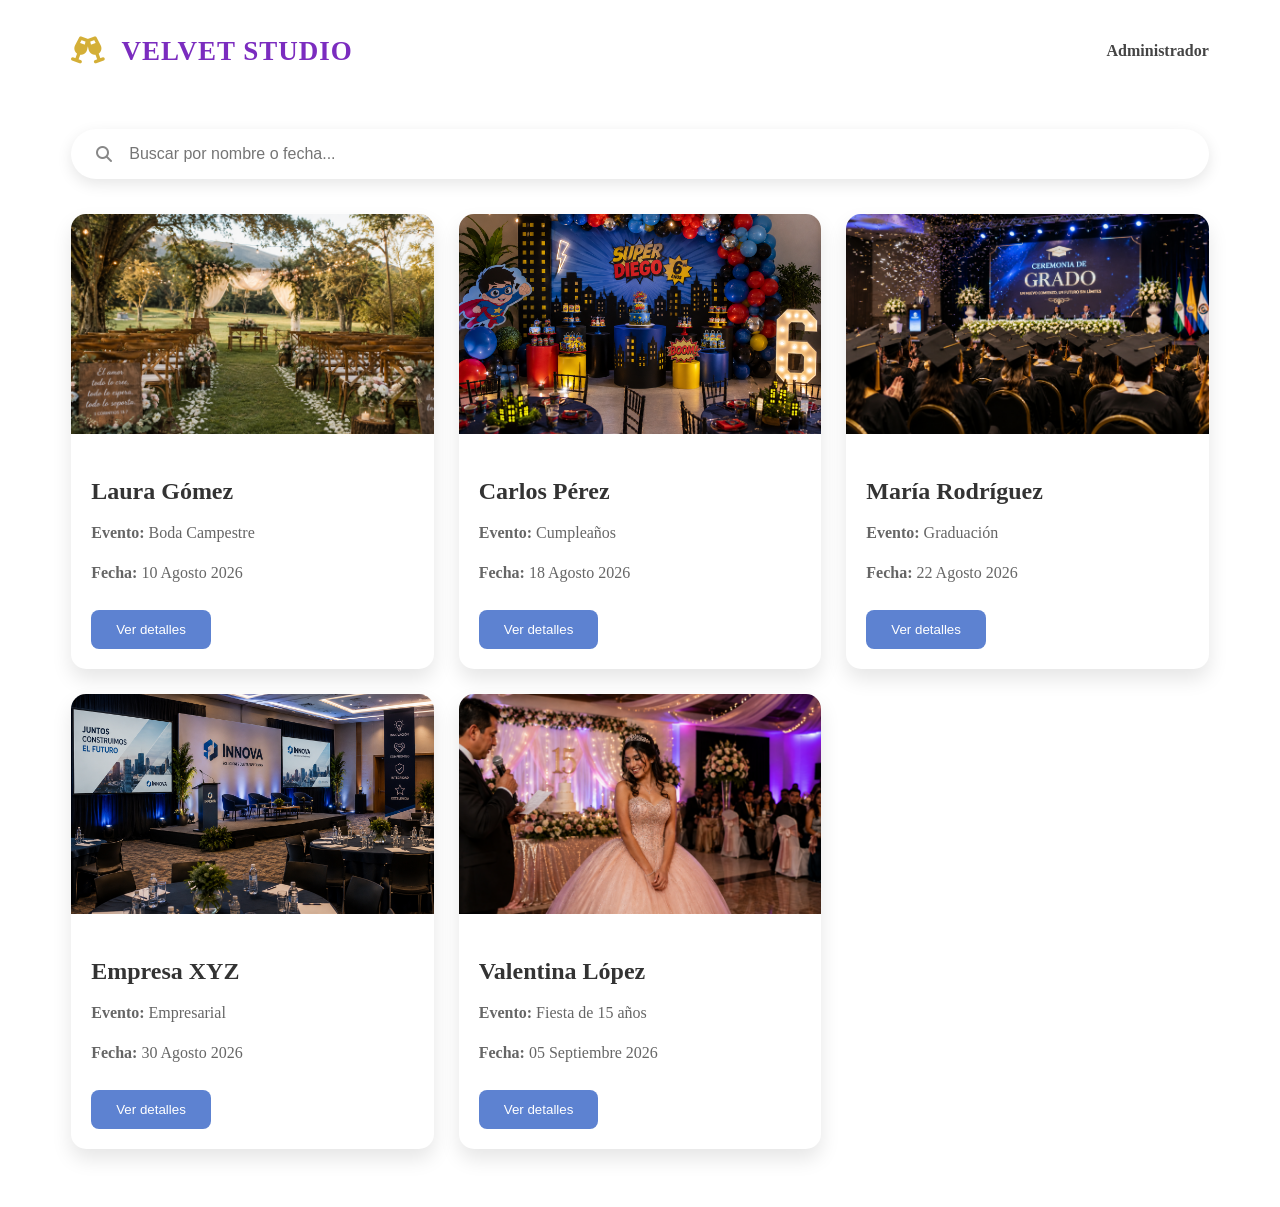
<file: clientes.html>
<!DOCTYPE html>
<html lang="es">

<head>

    <meta charset="UTF-8">

    <meta name="viewport" content="width=device-width, initial-scale=1.0">

    <title>Clientes | Velvet Studio</title>

    <link rel="stylesheet" href="clientes.css">

    <link rel="stylesheet" href="https://cdnjs.cloudflare.com/ajax/libs/font-awesome/6.7.2/css/all.min.css">

</head>

<body>

<nav>

<div class="logo">
<i class="fa-solid fa-champagne-glasses"></i>

VELVET STUDIO

</div>

<ul>


<li><a href="admin.html">Administrador</a></li>

</ul>

</nav>

</header>


<section class="busqueda">

    <div class="buscar">

        <i class="fa-solid fa-magnifying-glass"></i>

        <input type="text" id="buscar" placeholder="Buscar por nombre o fecha...">

    </div>

</section>

<section class="clientes">

    <div class="cliente">

        <img src="boda campestre.png" alt="Evento">

        <div class="info">

            <h2>Laura Gómez</h2>

            <p><strong>Evento:</strong> Boda Campestre</p>

            <p><strong>Fecha:</strong> 10 Agosto 2026</p>

            <button class="detalle">Ver detalles</button>

        </div>

    </div>

    <div class="cliente">

        <img src="cumpleaños niño.png" alt="Evento">

        <div class="info">

            <h2>Carlos Pérez</h2>

            <p><strong>Evento:</strong> Cumpleaños</p>

            <p><strong>Fecha:</strong> 18 Agosto 2026</p>

            <button class="detalle">Ver detalles</button>

        </div>

    </div>

    <div class="cliente">

        <img src="graduacion.png" alt="Evento">

        <div class="info">

            <h2>María Rodríguez</h2>

            <p><strong>Evento:</strong> Graduación</p>

            <p><strong>Fecha:</strong> 22 Agosto 2026</p>

            <button class="detalle">Ver detalles</button>

        </div>

    </div>

    <div class="cliente">

        <img src="empresarial.png" alt="Evento">

        <div class="info">

            <h2>Empresa XYZ</h2>

            <p><strong>Evento:</strong> Empresarial</p>

            <p><strong>Fecha:</strong> 30 Agosto 2026</p>

            <button class="detalle">Ver detalles</button>

        </div>

    </div>

    <div class="cliente">

        <img src="quince.png" alt="Evento">

        <div class="info">

            <h2>Valentina López</h2>

            <p><strong>Evento:</strong> Fiesta de 15 años</p>

            <p><strong>Fecha:</strong> 05 Septiembre 2026</p>

            <button class="detalle">Ver detalles</button>

        </div>

    </div>

</section>

<div class="modal">

    <div class="contenido-modal">

        <span class="cerrar">&times;</span>

        <img src="boda campestre.png" id="fotoCliente">

        <h2 id="nombreCliente">Laura Gómez</h2>

        <h3>Boda Campestre</h3>

        <p><strong>Fecha:</strong> 10 Agosto 2026</p>

        <p><strong>Lugar:</strong> Hacienda San José</p>

        <p><strong>Invitados:</strong> 180</p>

        <p><strong>Descripción:</strong></p>

        <p>

            Decoración elegante con flores naturales,
            pista LED, DJ, fotografía, video y catering.

        </p>

        <h3>Cotización</h3>

        <table>

            <tr>

                <th>Servicio</th>

                <th>Valor</th>

            </tr>

            <tr>

                <td>Decoración</td>

                <td>$2.500.000</td>

            </tr>

            <tr>

                <td>Fotografía</td>

                <td>$1.800.000</td>

            </tr>

            <tr>

                <td>DJ</td>

                <td>$900.000</td>

            </tr>

            <tr>

                <td>Catering</td>

                <td>$4.000.000</td>

            </tr>

            <tr>

                <th>Total</th>

                <th>$9.200.000</th>

            </tr>

        </table>

    </div>

</div>

<script src="clientes.js"></script>

</body>

</html>
</file>
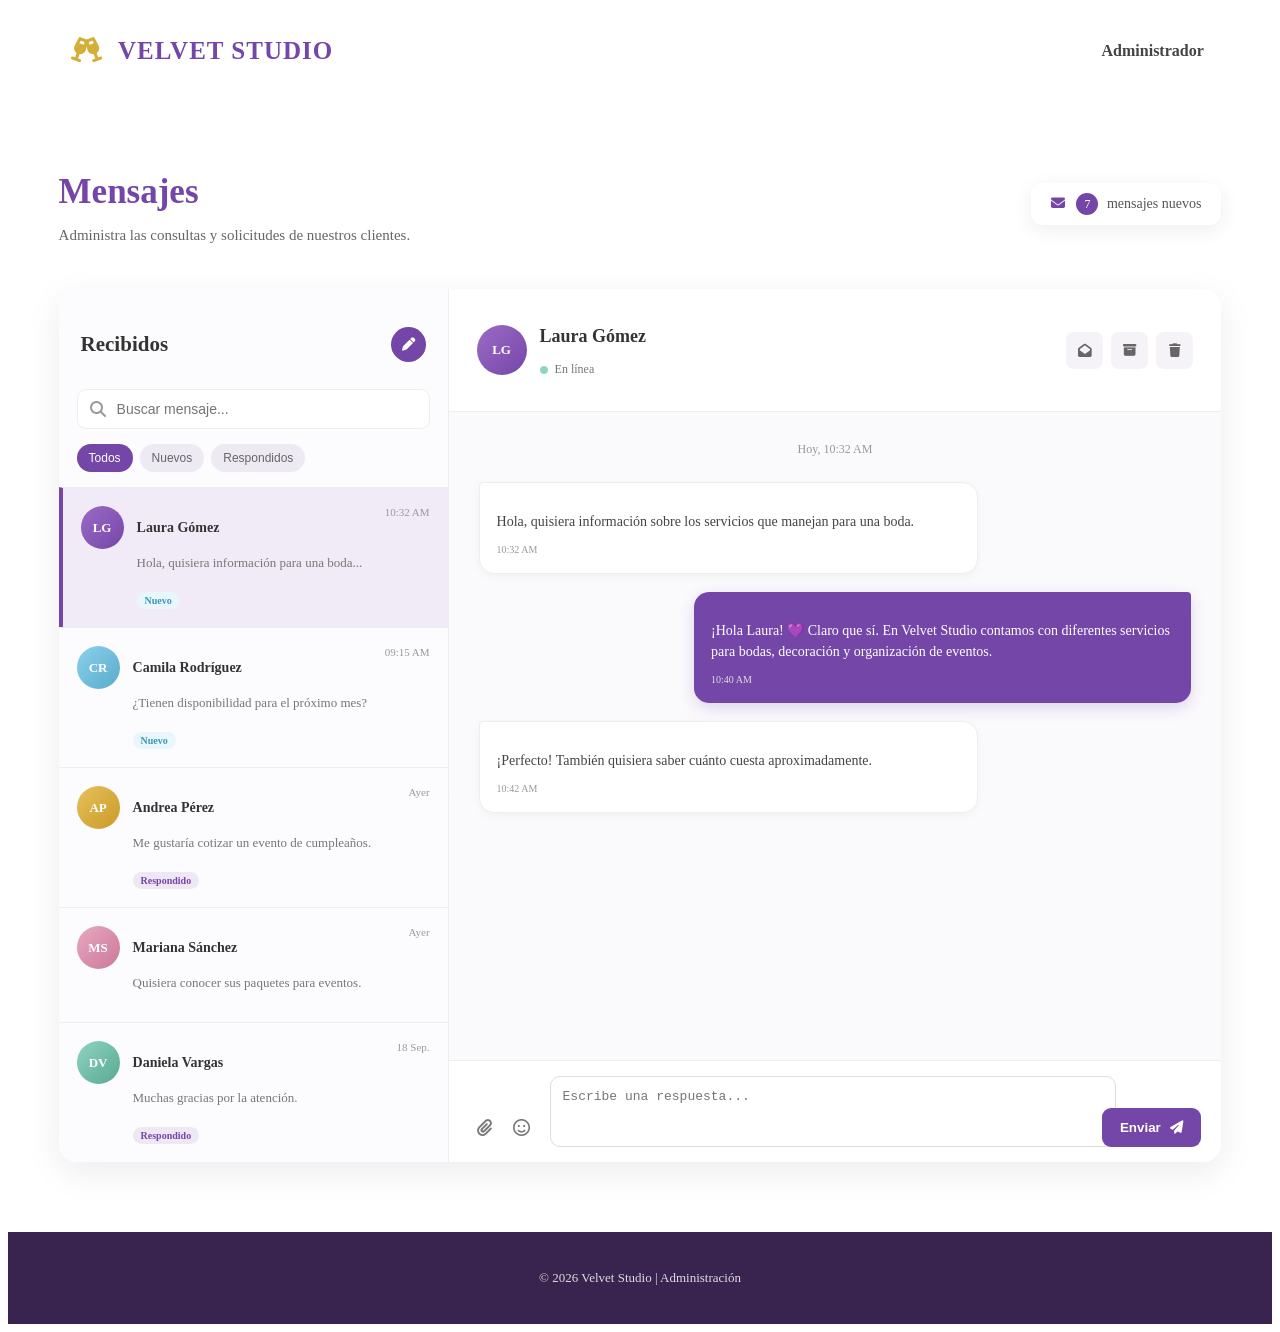
<file: mensajes.html>
<!DOCTYPE html>
<html lang="es">

<head>
    <meta charset="UTF-8">
    <meta name="viewport" content="width=device-width, initial-scale=1.0">

    <title>Mensajes | Velvet Studio</title>

    <link rel="stylesheet" href="mensajes.css">

    <!-- Iconos -->
    <link rel="stylesheet"
        href="https://cdnjs.cloudflare.com/ajax/libs/font-awesome/6.5.2/css/all.min.css">
</head>

<body>

    <!-- ================================
            FONDO DE PARTÍCULAS
    ================================= -->

    <div id="particulas"></div>


    <!-- ================================
            ENCABEZADO
    ================================= -->

    <nav>

<div class="logo">
<i class="fa-solid fa-champagne-glasses"></i>

VELVET STUDIO

</div>

<ul>


<li><a href="admin.html">Administrador</a></li>

</ul>

</nav>

</header>


    <!-- ================================
            CONTENIDO PRINCIPAL
    ================================= -->

    <main>

        <div class="titulo">

            <div>
                <h1>Mensajes</h1>

                <p>
                    Administra las consultas y solicitudes
                    de nuestros clientes.
                </p>
            </div>

            <div class="contador">
                <i class="fa-solid fa-envelope"></i>
                <span>7</span>
                mensajes nuevos
            </div>

        </div>


        <!-- ================================
                BANDEJA DE MENSAJES
        ================================= -->

        <section class="bandeja">

            <!-- LISTA DE MENSAJES -->

            <div class="lista-mensajes">

                <div class="lista-header">

                    <h2>Recibidos</h2>

                    <button title="Nuevo mensaje">
                        <i class="fa-solid fa-pen"></i>
                    </button>

                </div>


                <!-- BUSCADOR -->

                <div class="buscador">

                    <i class="fa-solid fa-magnifying-glass"></i>

                    <input
                        type="text"
                        placeholder="Buscar mensaje...">

                </div>


                <!-- FILTROS -->

                <div class="filtros">

                    <button class="filtro activo">
                        Todos
                    </button>

                    <button class="filtro">
                        Nuevos
                    </button>

                    <button class="filtro">
                        Respondidos
                    </button>

                </div>


                <!-- MENSAJE 1 -->

                <div class="mensaje seleccionado">

                    <div class="avatar morado">
                        LG
                    </div>

                    <div class="mensaje-info">

                        <div class="mensaje-arriba">

                            <h3>Laura Gómez</h3>

                            <span>10:32 AM</span>

                        </div>

                        <p>
                            Hola, quisiera información
                            para una boda...
                        </p>

                        <span class="etiqueta nuevo">
                            Nuevo
                        </span>

                    </div>

                </div>


                <!-- MENSAJE 2 -->

                <div class="mensaje">

                    <div class="avatar azul">
                        CR
                    </div>

                    <div class="mensaje-info">

                        <div class="mensaje-arriba">

                            <h3>Camila Rodríguez</h3>

                            <span>09:15 AM</span>

                        </div>

                        <p>
                            ¿Tienen disponibilidad para
                            el próximo mes?
                        </p>

                        <span class="etiqueta nuevo">
                            Nuevo
                        </span>

                    </div>

                </div>


                <!-- MENSAJE 3 -->

                <div class="mensaje">

                    <div class="avatar dorado">
                        AP
                    </div>

                    <div class="mensaje-info">

                        <div class="mensaje-arriba">

                            <h3>Andrea Pérez</h3>

                            <span>Ayer</span>

                        </div>

                        <p>
                            Me gustaría cotizar un
                            evento de cumpleaños.
                        </p>

                        <span class="etiqueta respondido">
                            Respondido
                        </span>

                    </div>

                </div>


                <!-- MENSAJE 4 -->

                <div class="mensaje">

                    <div class="avatar rosado">
                        MS
                    </div>

                    <div class="mensaje-info">

                        <div class="mensaje-arriba">

                            <h3>Mariana Sánchez</h3>

                            <span>Ayer</span>

                        </div>

                        <p>
                            Quisiera conocer sus paquetes
                            para eventos.
                        </p>

                    </div>

                </div>


                <!-- MENSAJE 5 -->

                <div class="mensaje">

                    <div class="avatar verde">
                        DV
                    </div>

                    <div class="mensaje-info">

                        <div class="mensaje-arriba">

                            <h3>Daniela Vargas</h3>

                            <span>18 Sep.</span>

                        </div>

                        <p>
                            Muchas gracias por la atención.
                        </p>

                        <span class="etiqueta respondido">
                            Respondido
                        </span>

                    </div>

                </div>

            </div>


            <!-- ================================
                    MENSAJE SELECCIONADO
            ================================= -->

            <div class="mensaje-abierto">

                <!-- CABECERA -->

                <div class="mensaje-cabecera">

                    <div class="cliente">

                        <div class="avatar grande morado">
                            LG
                        </div>

                        <div>
                            <h2>Laura Gómez</h2>

                            <p>
                                <i class="fa-solid fa-circle"></i>
                                En línea
                            </p>
                        </div>

                    </div>

                    <div class="acciones">

                        <button title="Marcar como leído">
                            <i class="fa-solid fa-envelope-open"></i>
                        </button>

                        <button title="Archivar">
                            <i class="fa-solid fa-box-archive"></i>
                        </button>

                        <button class="eliminar" title="Eliminar">
                            <i class="fa-solid fa-trash"></i>
                        </button>

                    </div>

                </div>


                <!-- CONVERSACIÓN -->

                <div class="conversacion">

                    <div class="fecha">
                        Hoy, 10:32 AM
                    </div>


                    <!-- MENSAJE CLIENTE -->

                    <div class="burbuja cliente-mensaje">

                        <p>
                            Hola, quisiera información sobre
                            los servicios que manejan para una
                            boda.
                        </p>

                        <span>
                            10:32 AM
                        </span>

                    </div>


                    <!-- RESPUESTA -->

                    <div class="burbuja respuesta">

                        <p>
                            ¡Hola Laura! 💜 Claro que sí.
                            En Velvet Studio contamos con
                            diferentes servicios para bodas,
                            decoración y organización de eventos.
                        </p>

                        <span>
                            10:40 AM
                        </span>

                    </div>


                    <!-- SEGUNDO MENSAJE -->

                    <div class="burbuja cliente-mensaje">

                        <p>
                            ¡Perfecto! También quisiera saber
                            cuánto cuesta aproximadamente.
                        </p>

                        <span>
                            10:42 AM
                        </span>

                    </div>

                </div>


                <!-- ================================
                        ESCRIBIR RESPUESTA
                ================================= -->

                <div class="respuesta-area">

                    <div class="herramientas">

                        <button title="Adjuntar archivo">
                            <i class="fa-solid fa-paperclip"></i>
                        </button>

                        <button title="Emoji">
                            <i class="fa-regular fa-face-smile"></i>
                        </button>

                    </div>

                    <textarea
                        placeholder="Escribe una respuesta..."></textarea>

                    <button class="btn-enviar">
                        Enviar
                        <i class="fa-solid fa-paper-plane"></i>
                    </button>

                </div>

            </div>

        </section>

    </main>


    <!-- ================================
            FOOTER
    ================================= -->

    <footer>

        <p>
            © 2026 Velvet Studio | Administración
        </p>

    </footer>


    <!-- ================================
            JAVASCRIPT PARTÍCULAS
    ================================= -->

    <script>

        const contenedorParticulas =
            document.getElementById("particulas");

        for (let i = 0; i < 30; i++) {

            const particula =
                document.createElement("div");

            particula.classList.add("particula");

            if (i % 2 === 0) {
                particula.classList.add("morada");
            } else {
                particula.classList.add("azul");
            }

            particula.style.left =
                Math.random() * 100 + "%";

            const tamaño =
                Math.random() * 5 + 2;

            particula.style.width =
                tamaño + "px";

            particula.style.height =
                tamaño + "px";

            particula.style.animationDuration =
                (Math.random() * 15 + 12) + "s";

            particula.style.animationDelay =
                (Math.random() * 15) + "s";

            contenedorParticulas.appendChild(particula);
        }

    </script>

</body>

</html>
</file>
<file: clientes.css>
/* =============================
            MENÚ
============================= */

header{
    width:100%;
    background:rgb(219, 166, 243);
    position:sticky;
    top:0;
    z-index:1000;
    box-shadow:0 3px 15px rgba(90,50,120,.12);
    border-bottom:3px solid #7b2cbf;
}

nav{
    width:90%;
    max-width:1400px;
    margin:auto;
    display:flex;
    justify-content:space-between;
    align-items:center;
    padding:18px 0;
}

.logo{
    color:#7b2cbf;
    font-size:27px;
    font-weight:bold;
    letter-spacing:1px;
}

.logo i{
    color:#d4af37;
    margin-right:8px;
}

nav ul{
    display:flex;
    list-style:none;
    align-items:center;
}

nav ul li{
    margin-left:23px;
}

nav ul li a{
    color:#444;
    text-decoration:none;
    font-size:16px;
    font-weight:bold;
    transition:.3s;
    position:relative;
}

nav ul li a::after{
    content:"";
    position:absolute;
    left:0;
    bottom:-7px;
    width:0;
    height:3px;
    background:#d4af37;
    border-radius:10px;
    transition:.3s;
}

nav ul li a:hover{
    color:#7b2cbf;
}

nav ul li a:hover::after{
    width:100%;
}

/*=========================
        BUSCADOR
=========================*/

.busqueda{
    width:90%;
    margin:35px auto;
}

.buscar{
    background:white;
    display:flex;
    align-items:center;
    border-radius:40px;
    padding:15px 25px;
    box-shadow:0 5px 15px rgba(0,0,0,.1);
}

.buscar i{
    color:#888;
    margin-right:15px;
}

.buscar input{
    border:none;
    outline:none;
    width:100%;
    font-size:16px;
}

/*=========================
      TARJETAS CLIENTES
=========================*/

.clientes{
    width:90%;
    margin:auto;
    display:grid;
    grid-template-columns:repeat(auto-fit,minmax(340px,1fr));
    gap:25px;
    padding-bottom:50px;
}

.cliente{
    background:white;
    border-radius:15px;
    overflow:hidden;
    box-shadow:0 10px 20px rgba(0,0,0,.1);
    transition:.3s;
}

.cliente:hover{
    transform:translateY(-8px);
}

.cliente img{
    width:100%;
    height:220px;
    object-fit:cover;
}

.info{
    padding:20px;
}

.info h2{
    color:#333;
    margin-bottom:15px;
}

.info p{
    color:#666;
    margin-bottom:10px;
    line-height:24px;
}

.detalle{
    margin-top:15px;
    background:#5d82d1;
    color:white;
    border:none;
    padding:12px 25px;
    border-radius:8px;
    cursor:pointer;
    transition:.3s;
}

.detalle:hover{
    background:#456bb8;
}

/*=========================
          MODAL
=========================*/

.modal{
    position:fixed;
    left:0;
    top:0;
    width:100%;
    height:100%;
    background:rgba(0,0,0,.6);
    display:none;
    justify-content:center;
    align-items:center;
    z-index:999;
}

.contenido-modal{
    background:white;
    width:90%;
    max-width:750px;
    padding:30px;
    border-radius:15px;
    position:relative;
    max-height:90vh;
    overflow-y:auto;
}

.cerrar{
    position:absolute;
    right:20px;
    top:15px;
    font-size:35px;
    cursor:pointer;
}

.contenido-modal img{
    width:100%;
    height:320px;
    object-fit:cover;
    border-radius:10px;
    margin-bottom:20px;
}

.contenido-modal h2{
    color:#333;
    margin-bottom:10px;
}

.contenido-modal h3{
    margin:20px 0 10px;
    color:#5d82d1;
}

.contenido-modal p{
    color:#666;
    line-height:28px;
}

/*=========================
          TABLA
=========================*/

table{
    width:100%;
    border-collapse:collapse;
    margin-top:20px;
}

table th{
    background:#5d82d1;
    color:white;
    padding:15px;
}

table td{
    padding:15px;
    border-bottom:1px solid #ddd;
    text-align:center;
}

table tr:nth-child(even){
    background:#f5f5f5;
}

/*=========================
        RESPONSIVE
=========================*/

@media(max-width:768px){

header{
    flex-direction:column;
    gap:15px;
    text-align:center;
}

.clientes{
    grid-template-columns:1fr;
}

.contenido-modal{
    width:95%;
}

.contenido-modal img{
    height:220px;
}

header h1{
    font-size:26px;
}

}
</file>
<file: mensajes.css>
/* =============================
            MENÚ
============================= */

header{
    width:100%;
    background:rgb(219, 166, 243);
    position:sticky;
    top:0;
    z-index:1000;
    box-shadow:0 3px 15px rgba(90,50,120,.12);
    border-bottom:3px solid #7b2cbf;
}

nav{
    width:90%;
    max-width:1400px;
    margin:auto;
    display:flex;
    justify-content:space-between;
    align-items:center;
    padding:18px 0;
}

.logo{
    color:#7b2cbf;
    font-size:27px;
    font-weight:bold;
    letter-spacing:1px;
}

.logo i{
    color:#d4af37;
    margin-right:8px;
}

nav ul{
    display:flex;
    list-style:none;
    align-items:center;
}

nav ul li{
    margin-left:23px;
}

nav ul li a{
    color:#444;
    text-decoration:none;
    font-size:16px;
    font-weight:bold;
    transition:.3s;
    position:relative;
}

nav ul li a::after{
    content:"";
    position:absolute;
    left:0;
    bottom:-7px;
    width:0;
    height:3px;
    background:#d4af37;
    border-radius:10px;
    transition:.3s;
}

nav ul li a:hover{
    color:#7b2cbf;
}

nav ul li a:hover::after{
    width:100%;
}


/* ========================================
        PARTÍCULAS
======================================== */

#particulas {
    position: fixed;

    top: 0;
    left: 0;

    width: 100vw;
    height: 100vh;

    pointer-events: none;

    overflow: hidden;

    z-index: 0;
}

.particula {
    position: absolute;

    border-radius: 50%;

    opacity: 0;

    animation: flotar 14s linear infinite;
}

.particula.morada {
    background: rgba(174, 130, 230, 0.45);

    box-shadow:
        0 0 8px rgba(174, 130, 230, 0.35);
}

.particula.azul {
    background: rgba(135, 205, 235, 0.45);

    box-shadow:
        0 0 8px rgba(135, 205, 235, 0.35);
}

@keyframes flotar {

    0% {
        transform:
            translateY(110vh)
            translateX(0);

        opacity: 0;
    }

    15% {
        opacity: 0.7;
    }

    50% {
        transform:
            translateY(50vh)
            translateX(35px);

        opacity: 0.5;
    }

    85% {
        opacity: 0.7;
    }

    100% {
        transform:
            translateY(-10vh)
            translateX(-30px);

        opacity: 0;
    }
}


/* ========================================
        HEADER
======================================== */

header {
    position: sticky;

    top: 0;

    z-index: 100;

    width: 100%;

    background: rgba(255, 255, 255, 0.96);

    border-bottom: 2px solid #8e63c7;

    box-shadow:
        0 3px 15px rgba(0, 0, 0, 0.08);

    padding: 18px 6%;

    display: flex;

    align-items: center;

    justify-content: space-between;
}


/* ========================================
        LOGO
======================================== */

.logo {
    font-size: 25px;

    font-weight: bold;

    color: #7446a8;
}

.logo span {
    color: #d4a63a;
}


/* ========================================
        NAVEGACIÓN
======================================== */

nav {
    display: flex;

    gap: 25px;
}

nav a {
    text-decoration: none;

    color: #444;

    font-size: 15px;

    font-weight: bold;

    padding: 8px 5px;

    transition: 0.3s;

    position: relative;
}

nav a i {
    margin-right: 5px;

    color: #7446a8;
}

nav a:hover,
nav a.activo {
    color: #7446a8;
}

nav a.activo::after {
    content: "";

    position: absolute;

    bottom: -5px;

    left: 0;

    width: 100%;

    height: 2px;

    background: #d4a63a;
}


/* ========================================
        CONTENIDO
======================================== */

main {
    width: 92%;

    max-width: 1350px;

    margin: auto;

    padding: 55px 0 70px;

    position: relative;

    z-index: 1;
}


/* ========================================
        TÍTULO
======================================== */

.titulo {
    display: flex;

    justify-content: space-between;

    align-items: center;

    margin-bottom: 30px;
}

.titulo h1 {
    font-size: 35px;

    color: #7446a8;

    margin-bottom: 8px;
}

.titulo p {
    color: #666;

    font-size: 15px;
}

.contador {
    background: white;

    padding: 13px 20px;

    border-radius: 12px;

    box-shadow:
        0 5px 20px rgba(0, 0, 0, 0.07);

    color: #555;

    font-size: 14px;
}

.contador i {
    color: #7446a8;

    margin-right: 8px;
}

.contador span {
    background: #7446a8;

    color: white;

    border-radius: 50%;

    padding: 4px 8px;

    margin-right: 5px;

    font-size: 12px;
}


/* ========================================
        BANDEJA
======================================== */

.bandeja {
    display: grid;

    grid-template-columns: 390px 1fr;

    min-height: 650px;

    background: white;

    border-radius: 18px;

    overflow: hidden;

    box-shadow:
        0 10px 35px rgba(0, 0, 0, 0.08);
}


/* ========================================
        LISTA
======================================== */

.lista-mensajes {
    border-right: 1px solid #eee;

    background: #fcfcfe;

    overflow-y: auto;
}

.lista-header {
    display: flex;

    justify-content: space-between;

    align-items: center;

    padding: 25px 22px 15px;
}

.lista-header h2 {
    color: #333;

    font-size: 21px;
}

.lista-header button {
    border: none;

    background: #7446a8;

    color: white;

    width: 35px;

    height: 35px;

    border-radius: 50%;

    cursor: pointer;

    transition: 0.3s;
}

.lista-header button:hover {
    background: #5c3788;

    transform: scale(1.08);
}


/* ========================================
        BUSCADOR
======================================== */

.buscador {
    margin: 0 18px 15px;

    background: white;

    border: 1px solid #eee;

    border-radius: 9px;

    padding: 10px 12px;

    display: flex;

    align-items: center;

    gap: 9px;
}

.buscador i {
    color: #999;
}

.buscador input {
    border: none;

    outline: none;

    width: 100%;

    color: #333;

    background: transparent;

    font-size: 14px;
}


/* ========================================
        FILTROS
======================================== */

.filtros {
    display: flex;

    gap: 7px;

    padding: 0 18px 15px;
}

.filtro {
    border: none;

    background: #eeeaf4;

    color: #666;

    padding: 7px 12px;

    border-radius: 20px;

    cursor: pointer;

    font-size: 12px;

    transition: 0.3s;
}

.filtro:hover,
.filtro.activo {
    background: #7446a8;

    color: white;
}


/* ========================================
        MENSAJES
======================================== */

.mensaje {
    display: flex;

    gap: 13px;

    padding: 18px;

    border-top: 1px solid #eee;

    cursor: pointer;

    transition: 0.3s;
}

.mensaje:hover {
    background: #f4f0f9;
}

.mensaje.seleccionado {
    background: #f1ebf8;

    border-left: 4px solid #7446a8;
}


/* ========================================
        AVATAR
======================================== */

.avatar {
    width: 43px;

    height: 43px;

    min-width: 43px;

    border-radius: 50%;

    display: flex;

    align-items: center;

    justify-content: center;

    font-size: 13px;

    font-weight: bold;

    color: white;
}

.avatar.grande {
    width: 50px;

    height: 50px;

    min-width: 50px;
}

.avatar.morado {
    background: linear-gradient(
        135deg,
        #9c6bc5,
        #7446a8
    );
}

.avatar.azul {
    background: linear-gradient(
        135deg,
        #8bd2ed,
        #58aaca
    );
}

.avatar.dorado {
    background: linear-gradient(
        135deg,
        #e6c15c,
        #c99a27
    );
}

.avatar.rosado {
    background: linear-gradient(
        135deg,
        #e9a8c0,
        #c97999
    );
}

.avatar.verde {
    background: linear-gradient(
        135deg,
        #8fd3c1,
        #58a892
    );
}


/* ========================================
        INFORMACIÓN MENSAJE
======================================== */

.mensaje-info {
    width: 100%;

    min-width: 0;
}

.mensaje-arriba {
    display: flex;

    justify-content: space-between;

    gap: 10px;
}

.mensaje-arriba h3 {
    font-size: 14px;

    color: #333;
}

.mensaje-arriba span {
    font-size: 11px;

    color: #999;

    white-space: nowrap;
}

.mensaje-info p {
    color: #777;

    font-size: 13px;

    margin-top: 5px;

    white-space: nowrap;

    overflow: hidden;

    text-overflow: ellipsis;
}


/* ========================================
        ETIQUETAS
======================================== */

.etiqueta {
    display: inline-block;

    margin-top: 8px;

    padding: 3px 8px;

    border-radius: 10px;

    font-size: 10px;

    font-weight: bold;
}

.etiqueta.nuevo {
    background: #e9f7fc;

    color: #3996b7;
}

.etiqueta.respondido {
    background: #eee8f5;

    color: #7446a8;
}


/* ========================================
        MENSAJE ABIERTO
======================================== */

.mensaje-abierto {
    display: flex;

    flex-direction: column;

    background: white;

    min-width: 0;
}


/* ========================================
        CABECERA MENSAJE
======================================== */

.mensaje-cabecera {
    padding: 22px 28px;

    border-bottom: 1px solid #eee;

    display: flex;

    justify-content: space-between;

    align-items: center;
}

.cliente {
    display: flex;

    align-items: center;

    gap: 13px;
}

.cliente h2 {
    font-size: 18px;

    color: #333;
}

.cliente p {
    color: #777;

    font-size: 12px;

    margin-top: 4px;
}

.cliente p i {
    color: #8fd3c1;

    font-size: 8px;

    margin-right: 4px;
}

.acciones {
    display: flex;

    gap: 8px;
}

.acciones button {
    border: none;

    background: #f5f3f8;

    color: #666;

    width: 37px;

    height: 37px;

    border-radius: 8px;

    cursor: pointer;

    transition: 0.3s;
}

.acciones button:hover {
    background: #7446a8;

    color: white;
}

.acciones button.eliminar:hover {
    background: #d95d68;
}


/* ========================================
        CONVERSACIÓN
======================================== */

.conversacion {
    flex: 1;

    padding: 30px;

    overflow-y: auto;

    background:
        linear-gradient(
            rgba(250, 249, 252, 0.92),
            rgba(250, 249, 252, 0.92)
        );
}

.fecha {
    text-align: center;

    color: #999;

    font-size: 12px;

    margin-bottom: 25px;
}


/* ========================================
        BURBUJAS
======================================== */

.burbuja {
    max-width: 65%;

    padding: 14px 17px;

    border-radius: 15px;

    margin-bottom: 18px;

    font-size: 14px;

    line-height: 1.5;

    position: relative;
}

.burbuja p {
    margin-bottom: 6px;
}

.burbuja span {
    font-size: 10px;

    color: #999;
}


/* Cliente */

.cliente-mensaje {
    background: white;

    border: 1px solid #eee;

    border-top-left-radius: 4px;

    color: #444;

    box-shadow:
        0 3px 10px rgba(0, 0, 0, 0.04);
}


/* Respuesta */

.respuesta {
    margin-left: auto;

    background: #7446a8;

    color: white;

    border-top-right-radius: 4px;

    box-shadow:
        0 5px 15px rgba(116, 70, 168, 0.2);
}

.respuesta span {
    color: #ddd;
}


/* ========================================
        ÁREA DE RESPUESTA
======================================== */

.respuesta-area {
    border-top: 1px solid #eee;

    padding: 15px 20px;

    display: grid;

    grid-template-columns: auto 1fr auto;

    gap: 12px;

    align-items: end;
}

.herramientas {
    display: flex;

    gap: 5px;
}

.herramientas button {
    border: none;

    background: transparent;

    color: #777;

    font-size: 17px;

    cursor: pointer;

    padding: 8px;

    transition: 0.3s;
}

.herramientas button:hover {
    color: #7446a8;
}

.respuesta-area textarea {
    width: 100%;

    min-height: 45px;

    max-height: 100px;

    resize: vertical;

    border: 1px solid #ddd;

    border-radius: 10px;

    padding: 12px;

    outline: none;

    font-size: 13px;

    color: #333;
}

.respuesta-area textarea:focus {
    border-color: #9b72c7;

    box-shadow:
        0 0 0 3px rgba(155, 114, 199, 0.1);
}

.btn-enviar {
    border: none;

    background: #7446a8;

    color: white;

    padding: 12px 18px;

    border-radius: 9px;

    cursor: pointer;

    font-weight: bold;

    transition: 0.3s;
}

.btn-enviar:hover {
    background: #5c3788;

    transform: translateY(-2px);
}

.btn-enviar i {
    margin-left: 6px;
}


/* ========================================
        FOOTER
======================================== */

footer {
    background: #39244f;

    color: white;

    text-align: center;

    padding: 25px;

    position: relative;

    z-index: 2;
}

footer p {
    font-size: 13px;

    color: #ddd;
}


/* ========================================
        RESPONSIVE
======================================== */

@media (max-width: 1000px) {

    header {
        flex-direction: column;

        gap: 15px;
    }

    nav {
        flex-wrap: wrap;

        justify-content: center;
    }

    .bandeja {
        grid-template-columns: 330px 1fr;
    }

    .titulo {
        flex-direction: column;

        align-items: flex-start;

        gap: 15px;
    }
}


@media (max-width: 750px) {

    main {
        width: 95%;
    }

    .bandeja {
        grid-template-columns: 1fr;
    }

    .lista-mensajes {
        max-height: 400px;

        border-right: none;

        border-bottom: 1px solid #eee;
    }

    .mensaje-abierto {
        min-height: 600px;
    }

    .burbuja {
        max-width: 85%;
    }

    .respuesta-area {
        grid-template-columns: 1fr;
    }

    .herramientas {
        order: 2;
    }

    .btn-enviar {
        width: 100%;
    }
}


@media (max-width: 500px) {

    .logo {
        font-size: 21px;
    }

    nav {
        gap: 10px;
    }

    nav a {
        font-size: 12px;
    }

    .titulo h1 {
        font-size: 28px;
    }

    .mensaje-cabecera {
        padding: 18px;
    }

    .conversacion {
        padding: 20px 15px;
    }

    .acciones button {
        width: 32px;

        height: 32px;
    }
}
</file>
